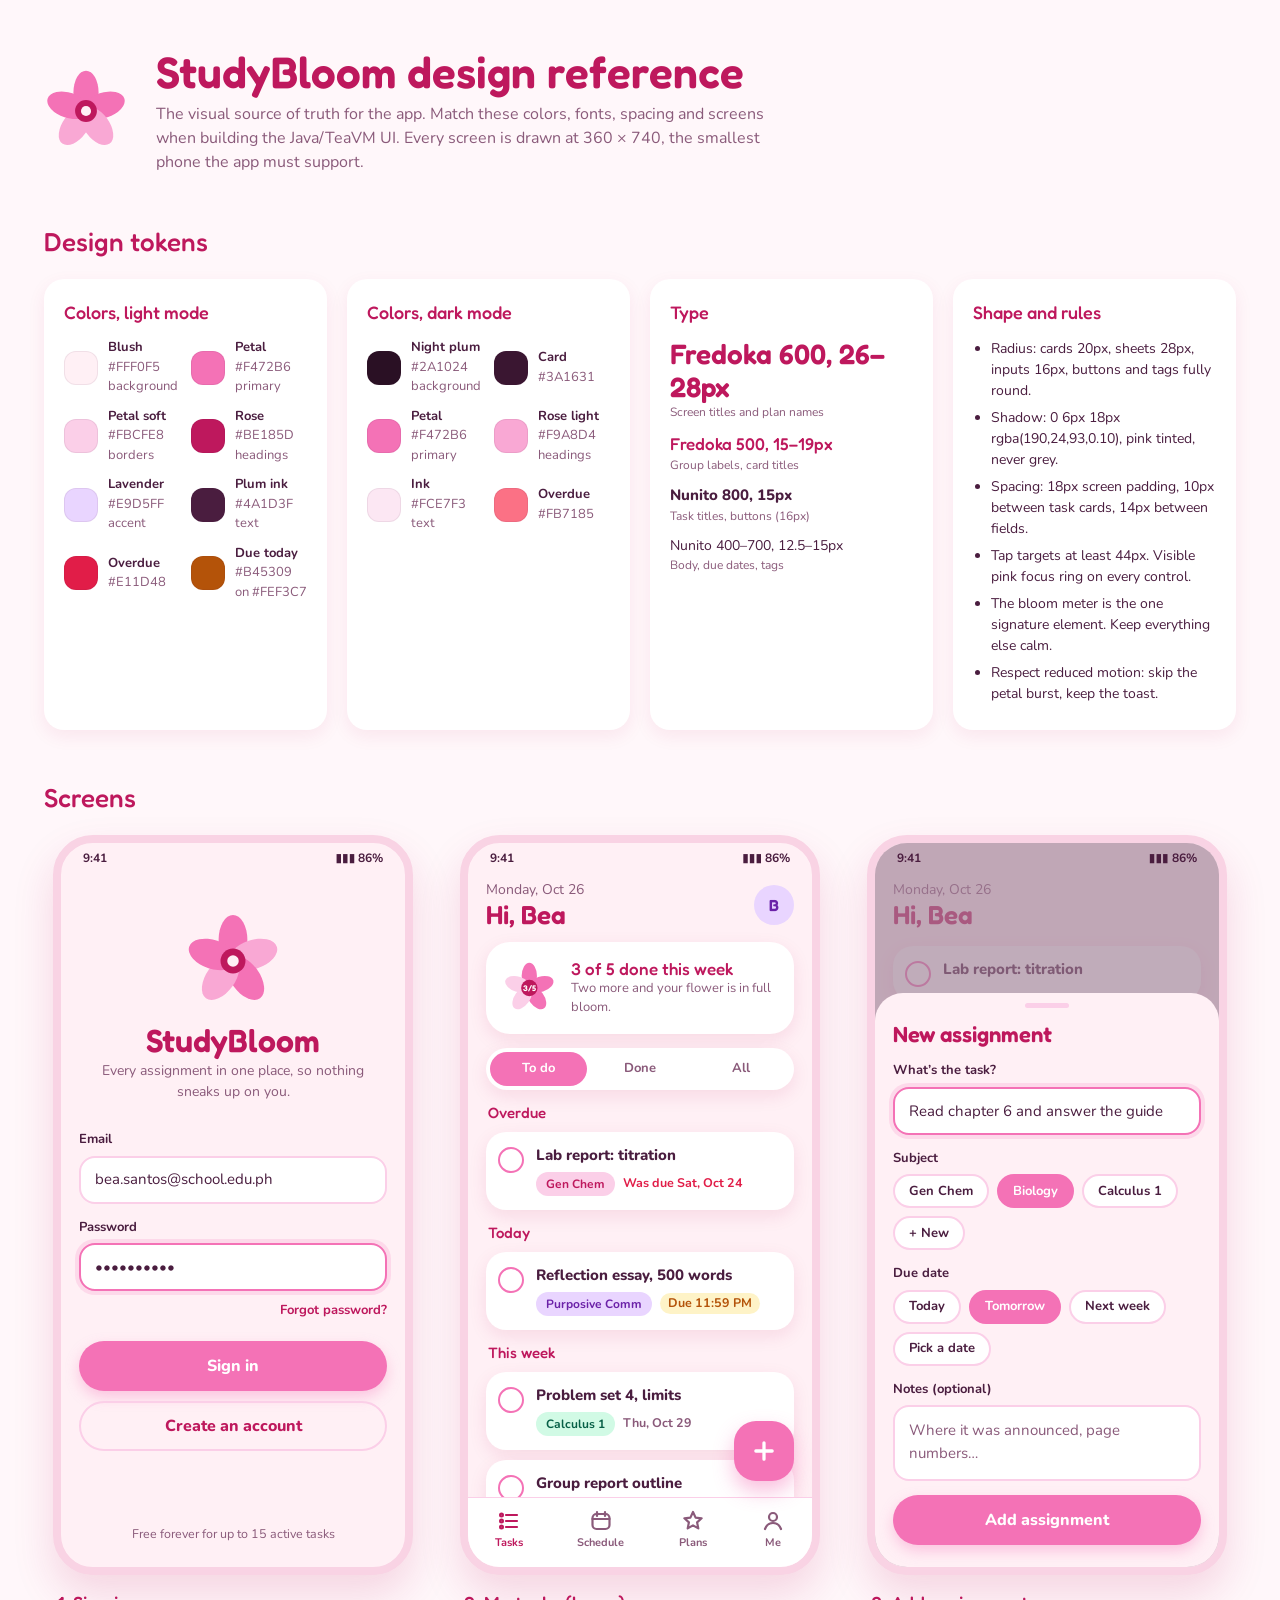
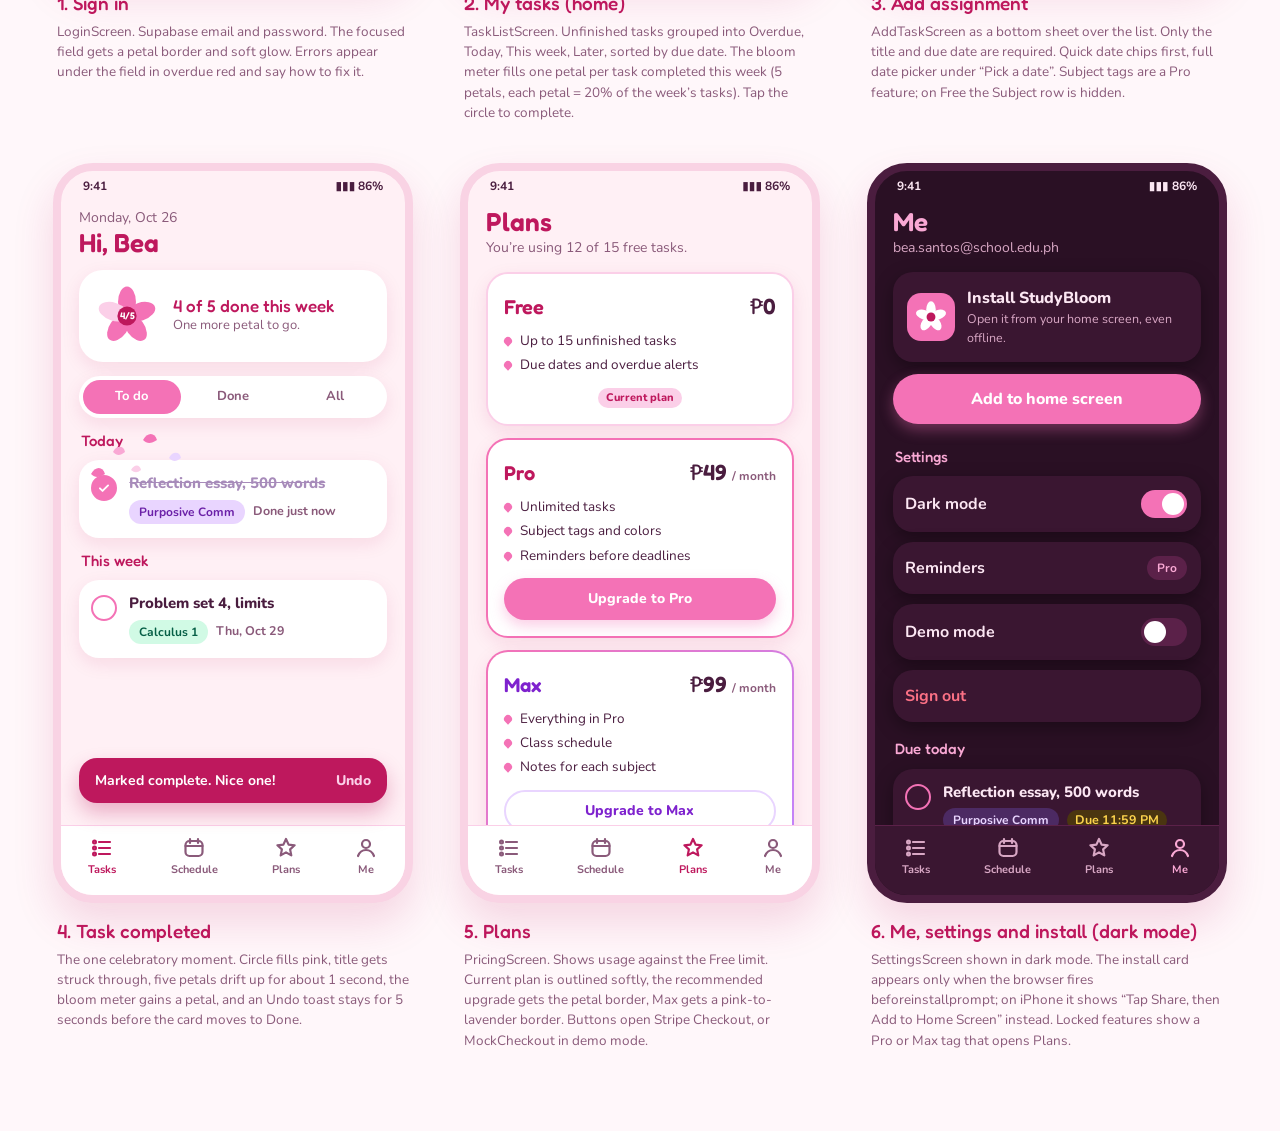
<file: design/studybloom-design-reference.html>
<!DOCTYPE html>
<html lang="en">
<head>
<meta charset="UTF-8">
<meta name="viewport" content="width=device-width, initial-scale=1, viewport-fit=cover">
<title>StudyBloom – Design reference</title>
<link rel="preconnect" href="https://fonts.googleapis.com">
<link href="https://fonts.googleapis.com/css2?family=Fredoka:wght@400;500;600&family=Nunito:wght@400;600;700;800&display=swap" rel="stylesheet">
<style>
/* =========================================================
   STUDYBLOOM DESIGN TOKENS  (copy these into the real app)
   ========================================================= */
:root {
  --blush: #FFF0F5;        /* app background */
  --petal: #F472B6;        /* primary pink: buttons, active states, bloom */
  --petal-soft: #FBCFE8;   /* unfilled petals, input borders, tag bg */
  --rose: #BE185D;         /* headings, primary button text on white, links */
  --lavender: #E9D5FF;     /* accent: Max plan, secondary tags */
  --card: #FFFFFF;         /* cards and sheets */
  --ink: #4A1D3F;          /* body text (plum, never pure black) */
  --ink-soft: #8A5A7A;     /* secondary text */
  --overdue: #E11D48;      /* overdue */
  --today: #B45309;        /* due today (amber, AA on white) */
  --today-bg: #FEF3C7;
  --done: #A78BBA;         /* completed text */
  --shadow: 0 6px 18px rgba(190, 24, 93, 0.10);
  --r-card: 20px;
  --r-pill: 999px;
  --r-sheet: 28px;
  --font-display: "Fredoka", "Nunito", system-ui, sans-serif;
  --font-body: "Nunito", system-ui, -apple-system, "Segoe UI", sans-serif;

  /* reference page only */
  --page: #FFF7FA;
  --page-ink: #4A1D3F;
}
.dark {
  --blush: #2A1024;
  --petal: #F472B6;
  --petal-soft: #5B2149;
  --rose: #F9A8D4;
  --lavender: #4C2A63;
  --card: #3A1631;
  --ink: #FCE7F3;
  --ink-soft: #D8A7C4;
  --overdue: #FB7185;
  --today: #FCD34D;
  --today-bg: #4A3510;
  --done: #A27E98;
  --shadow: 0 6px 18px rgba(0, 0, 0, 0.35);
}

* { box-sizing: border-box; margin: 0; padding: 0; }
:root { padding-top: env(safe-area-inset-top, 0px); padding-bottom: env(safe-area-inset-bottom, 0px); }
body { font-family: var(--font-body); color: var(--page-ink); background: var(--page); line-height: 1.5; }

/* ---------- reference page layout ---------- */
.doc { max-width: 1240px; margin: 0 auto; padding: 48px 24px 80px; }
.doc-head { display: flex; gap: 28px; align-items: center; flex-wrap: wrap; margin-bottom: 40px; }
.doc-head h1 { font-family: var(--font-display); font-weight: 600; font-size: 44px; color: #BE185D; line-height: 1.1; }
.doc-head p { max-width: 62ch; color: #8A5A7A; font-size: 16px; margin-top: 6px; }
h2.sec { font-family: var(--font-display); font-weight: 500; font-size: 26px; color: #BE185D; margin: 48px 0 18px; }

.tokens { display: grid; grid-template-columns: repeat(auto-fit, minmax(260px, 1fr)); gap: 20px; }
.tok { background: #fff; border-radius: 20px; padding: 20px; box-shadow: 0 6px 18px rgba(190,24,93,.08); }
.tok h3 { font-family: var(--font-display); font-weight: 500; font-size: 18px; margin-bottom: 12px; color: #BE185D; }
.swatches { display: grid; grid-template-columns: repeat(2, 1fr); gap: 10px; }
.sw { display: flex; gap: 10px; align-items: center; font-size: 13px; }
.sw i { width: 34px; height: 34px; border-radius: 12px; flex: none; border: 1px solid rgba(74,29,63,.08); }
.sw b { display: block; font-weight: 700; }
.sw span { color: #8A5A7A; font-variant-numeric: tabular-nums; }
.type-row { margin-bottom: 10px; }
.type-row small { color: #8A5A7A; font-size: 12px; display: block; }
.rules { font-size: 14px; padding-left: 18px; }
.rules li { margin-bottom: 6px; }

.screens { display: grid; grid-template-columns: repeat(auto-fit, minmax(360px, 1fr)); gap: 40px 28px; justify-items: center; }
.screen-wrap { width: 360px; }
.screen-wrap h3 { font-family: var(--font-display); font-weight: 500; font-size: 19px; color: #BE185D; margin: 14px 4px 4px; }
.screen-wrap p.note { font-size: 13.5px; color: #8A5A7A; margin: 0 4px; }

/* ---------- phone frame ---------- */
.phone {
  width: 360px; height: 740px; border-radius: 40px; overflow: hidden; position: relative;
  background: var(--blush); color: var(--ink); border: 8px solid #F9D3E4;
  box-shadow: 0 20px 40px rgba(190,24,93,.15); display: flex; flex-direction: column;
}
.phone.dark { border-color: #4B1D3F; }
.status { height: 30px; display: flex; justify-content: space-between; align-items: center; padding: 0 22px; font-size: 12px; font-weight: 700; color: var(--ink); flex: none; }
.body { flex: 1; overflow: hidden; padding: 6px 18px 0; position: relative; }

/* ---------- components ---------- */
.h-title { font-family: var(--font-display); font-weight: 600; font-size: 26px; color: var(--rose); line-height: 1.15; }
.h-sub { font-size: 14px; color: var(--ink-soft); }
.btn { display: flex; align-items: center; justify-content: center; gap: 8px; height: 50px; border-radius: var(--r-pill); border: 0; font-family: var(--font-body); font-weight: 800; font-size: 16px; width: 100%; cursor: pointer; }
.btn-primary { background: var(--petal); color: #fff; box-shadow: 0 6px 14px rgba(244,114,182,.35); }
.btn-ghost { background: transparent; color: var(--rose); border: 2px solid var(--petal-soft); }
.btn-primary:focus-visible, .btn-ghost:focus-visible { outline: 3px solid var(--rose); outline-offset: 3px; }
.field { margin-bottom: 14px; }
.field label { display: block; font-weight: 700; font-size: 13px; margin-bottom: 6px; color: var(--ink); }
.input { height: 48px; border-radius: 16px; background: var(--card); border: 2px solid var(--petal-soft); padding: 0 14px; display: flex; align-items: center; font-size: 15px; color: var(--ink); }
.input.focus { border-color: var(--petal); box-shadow: 0 0 0 4px rgba(244,114,182,.18); }
.input.placeholder { color: var(--ink-soft); }
.input.area { height: 76px; align-items: flex-start; padding-top: 12px; }

.tag { display: inline-flex; align-items: center; height: 24px; padding: 0 10px; border-radius: var(--r-pill); font-size: 12px; font-weight: 700; background: var(--petal-soft); color: var(--rose); }
.tag.lav { background: var(--lavender); color: #6B21A8; }
.dark .tag.lav { color: #E9D5FF; }
.tag.mint { background: #D1FAE5; color: #065F46; }
.tag.peach { background: #FFE4D6; color: #9A3412; }
.dark .tag.mint { background: #134E3A; color: #A7F3D0; }
.dark .tag.peach { background: #5A2A16; color: #FED7AA; }

.task { background: var(--card); border-radius: var(--r-card); padding: 14px 14px 14px 12px; display: flex; gap: 12px; align-items: flex-start; box-shadow: var(--shadow); margin-bottom: 10px; }
.check { width: 26px; height: 26px; border-radius: 50%; border: 2.5px solid var(--petal); flex: none; margin-top: 1px; display: grid; place-items: center; }
.check.on { background: var(--petal); }
.task .t { font-weight: 800; font-size: 15px; line-height: 1.3; }
.task .meta { display: flex; gap: 8px; align-items: center; margin-top: 6px; flex-wrap: wrap; }
.due { font-size: 12.5px; font-weight: 700; color: var(--ink-soft); }
.due.over { color: var(--overdue); }
.due.today { color: var(--today); background: var(--today-bg); padding: 1px 8px; border-radius: var(--r-pill); }
.task.done .t { color: var(--done); text-decoration: line-through; }

.seg { display: flex; background: var(--card); border-radius: var(--r-pill); padding: 4px; gap: 4px; box-shadow: var(--shadow); margin: 14px 0 12px; }
.seg span { flex: 1; text-align: center; padding: 7px 0; border-radius: var(--r-pill); font-size: 13px; font-weight: 700; color: var(--ink-soft); }
.seg span.on { background: var(--petal); color: #fff; }

.group-label { font-family: var(--font-display); font-weight: 500; font-size: 15px; color: var(--rose); margin: 12px 2px 8px; }

.fab { position: absolute; right: 18px; bottom: 86px; width: 60px; height: 60px; border-radius: 22px; background: var(--petal); display: grid; place-items: center; box-shadow: 0 10px 20px rgba(244,114,182,.45); }
.nav { height: 70px; background: var(--card); display: flex; justify-content: space-around; align-items: center; flex: none; border-top: 1px solid var(--petal-soft); padding-bottom: 6px; }
.nav div { display: flex; flex-direction: column; align-items: center; gap: 2px; font-size: 11px; font-weight: 700; color: var(--ink-soft); }
.nav div.on { color: var(--rose); }
.nav svg { width: 24px; height: 24px; }

/* bloom meter: the signature element */
.bloom-card { background: var(--card); border-radius: 24px; padding: 14px 16px; display: flex; gap: 14px; align-items: center; box-shadow: var(--shadow); }
.bloom-card .bt { font-family: var(--font-display); font-weight: 500; font-size: 17px; color: var(--rose); line-height: 1.2; }
.bloom-card .bs { font-size: 13px; color: var(--ink-soft); }

/* sheet */
.scrim { position: absolute; inset: 0; background: rgba(74,29,63,.35); }
.sheet { position: absolute; left: 0; right: 0; bottom: 0; background: var(--blush); border-radius: var(--r-sheet) var(--r-sheet) 0 0; padding: 10px 18px 22px; }
.grab { width: 44px; height: 5px; border-radius: 3px; background: var(--petal-soft); margin: 0 auto 14px; }
.chips { display: flex; gap: 8px; flex-wrap: wrap; }
.chip { height: 34px; padding: 0 14px; border-radius: var(--r-pill); display: inline-flex; align-items: center; font-size: 13px; font-weight: 700; background: var(--card); border: 2px solid var(--petal-soft); color: var(--ink); }
.chip.on { background: var(--petal); border-color: var(--petal); color: #fff; }

/* plans */
.plan { background: var(--card); border-radius: 22px; padding: 16px; margin-bottom: 12px; box-shadow: var(--shadow); border: 2px solid transparent; }
.plan.current { border-color: var(--petal-soft); }
.plan.pick { border-color: var(--petal); }
.plan.max { background: linear-gradient(var(--card), var(--card)) padding-box, linear-gradient(135deg, #F472B6, #C084FC) border-box; border: 2px solid transparent; }
.plan-top { display: flex; justify-content: space-between; align-items: baseline; }
.plan-name { font-family: var(--font-display); font-weight: 600; font-size: 20px; color: var(--rose); }
.price { font-family: var(--font-display); font-weight: 600; font-size: 22px; color: var(--ink); }
.price small { font-family: var(--font-body); font-size: 12px; font-weight: 700; color: var(--ink-soft); }
.plan ul { list-style: none; margin: 8px 0 12px; font-size: 13.5px; }
.plan li { display: flex; gap: 8px; align-items: flex-start; margin-bottom: 4px; }
.plan li::before { content: ""; width: 8px; height: 8px; border-radius: 50% 50% 50% 0; background: var(--petal); transform: rotate(-45deg); margin-top: 6px; flex: none; }
.plan .btn { height: 42px; font-size: 14px; }
.badge { font-size: 11px; font-weight: 800; padding: 2px 8px; border-radius: var(--r-pill); background: var(--petal-soft); color: var(--rose); }

/* toast + petals */
.toast { position: absolute; left: 18px; right: 18px; bottom: 92px; background: var(--rose); color: #fff; border-radius: 18px; padding: 12px 16px; display: flex; justify-content: space-between; align-items: center; font-weight: 700; font-size: 14px; box-shadow: 0 10px 20px rgba(190,24,93,.3); }
.toast u { text-decoration: none; color: #FBCFE8; font-weight: 800; }
.petal-burst { position: absolute; pointer-events: none; }

.install { background: var(--card); border-radius: 20px; padding: 14px; display: flex; gap: 12px; align-items: center; box-shadow: var(--shadow); margin-bottom: 12px; }
.app-icon { width: 48px; height: 48px; border-radius: 14px; background: var(--petal); display: grid; place-items: center; flex: none; }

@media (prefers-reduced-motion: no-preference) {
  .burst-anim path { animation: drift 1.8s ease-out infinite; transform-origin: 50% 50%; }
  @keyframes drift { 0% { opacity: 0; transform: translateY(8px) scale(.6); } 30% { opacity: 1; } 100% { opacity: 0; transform: translateY(-18px) scale(1); } }
}
@media (max-width: 420px) {
  .screen-wrap { width: 100%; }
  .phone { width: 100%; }
}
</style>
</head>
<body>
<div class="doc">

  <header class="doc-head">
    <svg width="84" height="84" viewBox="0 0 100 100" aria-hidden="true">
      <g transform="translate(50 50)">
        <ellipse rx="15" ry="26" cy="-22" fill="#F472B6"/>
        <ellipse rx="15" ry="26" cy="-22" fill="#F472B6" transform="rotate(72)"/>
        <ellipse rx="15" ry="26" cy="-22" fill="#F9A8D4" transform="rotate(144)"/>
        <ellipse rx="15" ry="26" cy="-22" fill="#F9A8D4" transform="rotate(216)"/>
        <ellipse rx="15" ry="26" cy="-22" fill="#F472B6" transform="rotate(288)"/>
        <circle r="13" fill="#BE185D"/>
        <circle r="6" fill="#FFF0F5"/>
      </g>
    </svg>
    <div>
      <h1>StudyBloom design reference</h1>
      <p>The visual source of truth for the app. Match these colors, fonts, spacing and screens when building the Java/TeaVM UI. Every screen is drawn at 360 × 740, the smallest phone the app must support.</p>
    </div>
  </header>

  <h2 class="sec">Design tokens</h2>
  <div class="tokens">
    <div class="tok">
      <h3>Colors, light mode</h3>
      <div class="swatches">
        <div class="sw"><i style="background:#FFF0F5"></i><div><b>Blush</b><span>#FFF0F5 background</span></div></div>
        <div class="sw"><i style="background:#F472B6"></i><div><b>Petal</b><span>#F472B6 primary</span></div></div>
        <div class="sw"><i style="background:#FBCFE8"></i><div><b>Petal soft</b><span>#FBCFE8 borders</span></div></div>
        <div class="sw"><i style="background:#BE185D"></i><div><b>Rose</b><span>#BE185D headings</span></div></div>
        <div class="sw"><i style="background:#E9D5FF"></i><div><b>Lavender</b><span>#E9D5FF accent</span></div></div>
        <div class="sw"><i style="background:#4A1D3F"></i><div><b>Plum ink</b><span>#4A1D3F text</span></div></div>
        <div class="sw"><i style="background:#E11D48"></i><div><b>Overdue</b><span>#E11D48</span></div></div>
        <div class="sw"><i style="background:#B45309"></i><div><b>Due today</b><span>#B45309 on #FEF3C7</span></div></div>
      </div>
    </div>
    <div class="tok">
      <h3>Colors, dark mode</h3>
      <div class="swatches">
        <div class="sw"><i style="background:#2A1024"></i><div><b>Night plum</b><span>#2A1024 background</span></div></div>
        <div class="sw"><i style="background:#3A1631"></i><div><b>Card</b><span>#3A1631</span></div></div>
        <div class="sw"><i style="background:#F472B6"></i><div><b>Petal</b><span>#F472B6 primary</span></div></div>
        <div class="sw"><i style="background:#F9A8D4"></i><div><b>Rose light</b><span>#F9A8D4 headings</span></div></div>
        <div class="sw"><i style="background:#FCE7F3"></i><div><b>Ink</b><span>#FCE7F3 text</span></div></div>
        <div class="sw"><i style="background:#FB7185"></i><div><b>Overdue</b><span>#FB7185</span></div></div>
      </div>
    </div>
    <div class="tok">
      <h3>Type</h3>
      <div class="type-row"><div style="font-family:var(--font-display);font-weight:600;font-size:28px;color:#BE185D;line-height:1.15">Fredoka 600, 26–28px</div><small>Screen titles and plan names</small></div>
      <div class="type-row"><div style="font-family:var(--font-display);font-weight:500;font-size:17px;color:#BE185D">Fredoka 500, 15–19px</div><small>Group labels, card titles</small></div>
      <div class="type-row"><div style="font-weight:800;font-size:15px">Nunito 800, 15px</div><small>Task titles, buttons (16px)</small></div>
      <div class="type-row"><div style="font-size:14px">Nunito 400–700, 12.5–15px</div><small>Body, due dates, tags</small></div>
    </div>
    <div class="tok">
      <h3>Shape and rules</h3>
      <ul class="rules">
        <li>Radius: cards 20px, sheets 28px, inputs 16px, buttons and tags fully round.</li>
        <li>Shadow: 0 6px 18px rgba(190,24,93,0.10), pink tinted, never grey.</li>
        <li>Spacing: 18px screen padding, 10px between task cards, 14px between fields.</li>
        <li>Tap targets at least 44px. Visible pink focus ring on every control.</li>
        <li>The bloom meter is the one signature element. Keep everything else calm.</li>
        <li>Respect reduced motion: skip the petal burst, keep the toast.</li>
      </ul>
    </div>
  </div>

  <h2 class="sec">Screens</h2>
  <div class="screens">

    <!-- 1. SIGN IN -->
    <div class="screen-wrap">
      <div class="phone">
        <div class="status"><span>9:41</span><span>▮▮▮ 86%</span></div>
        <div class="body" style="display:flex;flex-direction:column;padding-top:40px">
          <svg width="96" height="96" viewBox="0 0 100 100" style="margin:0 auto" aria-hidden="true">
            <g transform="translate(50 50)">
              <ellipse rx="15" ry="26" cy="-22" fill="#F472B6"/>
              <ellipse rx="15" ry="26" cy="-22" fill="#F9A8D4" transform="rotate(72)"/>
              <ellipse rx="15" ry="26" cy="-22" fill="#F472B6" transform="rotate(144)"/>
              <ellipse rx="15" ry="26" cy="-22" fill="#F9A8D4" transform="rotate(216)"/>
              <ellipse rx="15" ry="26" cy="-22" fill="#F472B6" transform="rotate(288)"/>
              <circle r="13" fill="#BE185D"/><circle r="6" fill="#FFF0F5"/>
            </g>
          </svg>
          <div style="text-align:center;margin:14px 0 28px">
            <div class="h-title" style="font-size:32px">StudyBloom</div>
            <div class="h-sub">Every assignment in one place, so nothing sneaks up on you.</div>
          </div>
          <div class="field"><label>Email</label><div class="input">bea.santos@school.edu.ph</div></div>
          <div class="field"><label>Password</label><div class="input focus">••••••••••</div></div>
          <div style="text-align:right;font-size:13px;font-weight:700;color:var(--rose);margin:-4px 0 20px">Forgot password?</div>
          <button class="btn btn-primary">Sign in</button>
          <div style="height:10px"></div>
          <button class="btn btn-ghost">Create an account</button>
          <div style="margin-top:auto;padding-bottom:24px;text-align:center;font-size:12.5px;color:var(--ink-soft)">Free forever for up to 15 active tasks</div>
        </div>
      </div>
      <h3>1. Sign in</h3>
      <p class="note">LoginScreen. Supabase email and password. The focused field gets a petal border and soft glow. Errors appear under the field in overdue red and say how to fix it.</p>
    </div>

    <!-- 2. TASK LIST -->
    <div class="screen-wrap">
      <div class="phone">
        <div class="status"><span>9:41</span><span>▮▮▮ 86%</span></div>
        <div class="body">
          <div style="display:flex;justify-content:space-between;align-items:center;margin-bottom:12px">
            <div><div class="h-sub">Monday, Oct 26</div><div class="h-title">Hi, Bea</div></div>
            <div style="width:40px;height:40px;border-radius:50%;background:var(--lavender);display:grid;place-items:center;font-family:var(--font-display);font-weight:600;color:#6B21A8">B</div>
          </div>

          <div class="bloom-card">
            <svg width="64" height="64" viewBox="0 0 100 100" aria-label="3 of 5 done this week">
              <g transform="translate(50 50)">
                <ellipse rx="14" ry="24" cy="-22" fill="#F472B6"/>
                <ellipse rx="14" ry="24" cy="-22" fill="#F472B6" transform="rotate(72)"/>
                <ellipse rx="14" ry="24" cy="-22" fill="#F472B6" transform="rotate(144)"/>
                <ellipse rx="14" ry="24" cy="-22" fill="var(--petal-soft)" transform="rotate(216)"/>
                <ellipse rx="14" ry="24" cy="-22" fill="var(--petal-soft)" transform="rotate(288)"/>
                <circle r="15" fill="#BE185D"/>
                <text y="5" text-anchor="middle" font-family="Fredoka, sans-serif" font-weight="600" font-size="15" fill="#fff">3/5</text>
              </g>
            </svg>
            <div><div class="bt">3 of 5 done this week</div><div class="bs">Two more and your flower is in full bloom.</div></div>
          </div>

          <div class="seg"><span class="on">To do</span><span>Done</span><span>All</span></div>

          <div class="group-label">Overdue</div>
          <div class="task">
            <div class="check"></div>
            <div><div class="t">Lab report: titration</div>
              <div class="meta"><span class="tag">Gen Chem</span><span class="due over">Was due Sat, Oct 24</span></div></div>
          </div>

          <div class="group-label">Today</div>
          <div class="task">
            <div class="check"></div>
            <div><div class="t">Reflection essay, 500 words</div>
              <div class="meta"><span class="tag lav">Purposive Comm</span><span class="due today">Due 11:59 PM</span></div></div>
          </div>

          <div class="group-label">This week</div>
          <div class="task">
            <div class="check"></div>
            <div><div class="t">Problem set 4, limits</div>
              <div class="meta"><span class="tag mint">Calculus 1</span><span class="due">Thu, Oct 29</span></div></div>
          </div>
          <div class="task">
            <div class="check"></div>
            <div><div class="t">Group report outline</div>
              <div class="meta"><span class="tag peach">Filipino</span><span class="due">Fri, Oct 30</span></div></div>
          </div>
        </div>
        <div class="fab" aria-label="Add assignment"><svg width="28" height="28" viewBox="0 0 24 24"><path d="M12 5v14M5 12h14" stroke="#fff" stroke-width="2.8" stroke-linecap="round"/></svg></div>
        <nav class="nav">
          <div class="on"><svg viewBox="0 0 24 24" fill="none" stroke="currentColor" stroke-width="2.2" stroke-linecap="round" stroke-linejoin="round"><path d="M9 6h11M9 12h11M9 18h11"/><circle cx="4.5" cy="6" r="1.4"/><circle cx="4.5" cy="12" r="1.4"/><circle cx="4.5" cy="18" r="1.4"/></svg>Tasks</div>
          <div><svg viewBox="0 0 24 24" fill="none" stroke="currentColor" stroke-width="2.2" stroke-linecap="round" stroke-linejoin="round"><rect x="3.5" y="5" width="17" height="15" rx="4"/><path d="M3.5 10h17M8 3v4M16 3v4"/></svg>Schedule</div>
          <div><svg viewBox="0 0 24 24" fill="none" stroke="currentColor" stroke-width="2.2" stroke-linecap="round" stroke-linejoin="round"><path d="M12 3l2.6 5.6 6 .7-4.5 4.1 1.2 6L12 16.4 6.7 19.4l1.2-6L3.4 9.3l6-.7z"/></svg>Plans</div>
          <div><svg viewBox="0 0 24 24" fill="none" stroke="currentColor" stroke-width="2.2" stroke-linecap="round" stroke-linejoin="round"><circle cx="12" cy="8" r="4"/><path d="M4 20c1.5-4 4.5-6 8-6s6.5 2 8 6"/></svg>Me</div>
        </nav>
      </div>
      <h3>2. My tasks (home)</h3>
      <p class="note">TaskListScreen. Unfinished tasks grouped into Overdue, Today, This week, Later, sorted by due date. The bloom meter fills one petal per task completed this week (5 petals, each petal = 20% of the week’s tasks). Tap the circle to complete.</p>
    </div>

    <!-- 3. ADD ASSIGNMENT -->
    <div class="screen-wrap">
      <div class="phone">
        <div class="status"><span>9:41</span><span>▮▮▮ 86%</span></div>
        <div class="body" style="opacity:.55">
          <div class="h-sub">Monday, Oct 26</div><div class="h-title">Hi, Bea</div>
          <div class="task" style="margin-top:16px"><div class="check"></div><div><div class="t">Lab report: titration</div></div></div>
          <div class="task"><div class="check"></div><div><div class="t">Reflection essay, 500 words</div></div></div>
        </div>
        <div class="scrim"></div>
        <div class="sheet">
          <div class="grab"></div>
          <div class="h-title" style="font-size:22px;margin-bottom:14px">New assignment</div>
          <div class="field"><label>What’s the task?</label><div class="input focus">Read chapter 6 and answer the guide</div></div>
          <div class="field"><label>Subject</label>
            <div class="chips"><span class="chip">Gen Chem</span><span class="chip on">Biology</span><span class="chip">Calculus 1</span><span class="chip">+ New</span></div>
          </div>
          <div class="field"><label>Due date</label>
            <div class="chips"><span class="chip">Today</span><span class="chip on">Tomorrow</span><span class="chip">Next week</span><span class="chip">Pick a date</span></div>
          </div>
          <div class="field"><label>Notes (optional)</label><div class="input area placeholder">Where it was announced, page numbers…</div></div>
          <button class="btn btn-primary">Add assignment</button>
        </div>
      </div>
      <h3>3. Add assignment</h3>
      <p class="note">AddTaskScreen as a bottom sheet over the list. Only the title and due date are required. Quick date chips first, full date picker under “Pick a date”. Subject tags are a Pro feature; on Free the Subject row is hidden.</p>
    </div>

    <!-- 4. TASK COMPLETED -->
    <div class="screen-wrap">
      <div class="phone">
        <div class="status"><span>9:41</span><span>▮▮▮ 86%</span></div>
        <div class="body">
          <div class="h-sub">Monday, Oct 26</div><div class="h-title" style="margin-bottom:12px">Hi, Bea</div>
          <div class="bloom-card">
            <svg width="64" height="64" viewBox="0 0 100 100" aria-label="4 of 5 done this week">
              <g transform="translate(50 50)">
                <ellipse rx="14" ry="24" cy="-22" fill="#F472B6"/>
                <ellipse rx="14" ry="24" cy="-22" fill="#F472B6" transform="rotate(72)"/>
                <ellipse rx="14" ry="24" cy="-22" fill="#F472B6" transform="rotate(144)"/>
                <ellipse rx="14" ry="24" cy="-22" fill="#F472B6" transform="rotate(216)"/>
                <ellipse rx="14" ry="24" cy="-22" fill="var(--petal-soft)" transform="rotate(288)"/>
                <circle r="15" fill="#BE185D"/>
                <text y="5" text-anchor="middle" font-family="Fredoka, sans-serif" font-weight="600" font-size="15" fill="#fff">4/5</text>
              </g>
            </svg>
            <div><div class="bt">4 of 5 done this week</div><div class="bs">One more petal to go.</div></div>
          </div>
          <div class="seg"><span class="on">To do</span><span>Done</span><span>All</span></div>
          <div class="group-label">Today</div>
          <div class="task done" style="position:relative">
            <div class="check on"><svg width="14" height="14" viewBox="0 0 24 24"><path d="M5 12.5l4.5 4.5L19 7.5" stroke="#fff" stroke-width="3.2" fill="none" stroke-linecap="round" stroke-linejoin="round"/></svg></div>
            <div><div class="t">Reflection essay, 500 words</div>
              <div class="meta"><span class="tag lav">Purposive Comm</span><span class="due">Done just now</span></div></div>
            <svg class="petal-burst burst-anim" width="120" height="70" viewBox="0 0 120 70" style="left:-6px;top:-36px" aria-hidden="true">
              <path d="M18 50c4-8 12-8 14 0-6 4-10 4-14 0z" fill="#F472B6"/>
              <path d="M40 28c3-7 11-7 12 0-5 4-8 4-12 0z" fill="#F9A8D4"/>
              <path d="M70 16c4-8 12-8 14 0-6 4-10 4-14 0z" fill="#F472B6"/>
              <path d="M96 34c3-7 11-7 12 0-5 4-8 4-12 0z" fill="#E9D5FF"/>
              <path d="M58 46c3-6 9-6 10 0-4 3-6 3-10 0z" fill="#FBCFE8"/>
            </svg>
          </div>
          <div class="group-label">This week</div>
          <div class="task"><div class="check"></div><div><div class="t">Problem set 4, limits</div><div class="meta"><span class="tag mint">Calculus 1</span><span class="due">Thu, Oct 29</span></div></div></div>
        </div>
        <div class="toast"><span>Marked complete. Nice one!</span><u>Undo</u></div>
        <nav class="nav">
          <div class="on"><svg viewBox="0 0 24 24" fill="none" stroke="currentColor" stroke-width="2.2" stroke-linecap="round"><path d="M9 6h11M9 12h11M9 18h11"/><circle cx="4.5" cy="6" r="1.4"/><circle cx="4.5" cy="12" r="1.4"/><circle cx="4.5" cy="18" r="1.4"/></svg>Tasks</div>
          <div><svg viewBox="0 0 24 24" fill="none" stroke="currentColor" stroke-width="2.2" stroke-linecap="round"><rect x="3.5" y="5" width="17" height="15" rx="4"/><path d="M3.5 10h17M8 3v4M16 3v4"/></svg>Schedule</div>
          <div><svg viewBox="0 0 24 24" fill="none" stroke="currentColor" stroke-width="2.2" stroke-linejoin="round"><path d="M12 3l2.6 5.6 6 .7-4.5 4.1 1.2 6L12 16.4 6.7 19.4l1.2-6L3.4 9.3l6-.7z"/></svg>Plans</div>
          <div><svg viewBox="0 0 24 24" fill="none" stroke="currentColor" stroke-width="2.2" stroke-linecap="round"><circle cx="12" cy="8" r="4"/><path d="M4 20c1.5-4 4.5-6 8-6s6.5 2 8 6"/></svg>Me</div>
        </nav>
      </div>
      <h3>4. Task completed</h3>
      <p class="note">The one celebratory moment. Circle fills pink, title gets struck through, five petals drift up for about 1 second, the bloom meter gains a petal, and an Undo toast stays for 5 seconds before the card moves to Done.</p>
    </div>

    <!-- 5. PLANS -->
    <div class="screen-wrap">
      <div class="phone">
        <div class="status"><span>9:41</span><span>▮▮▮ 86%</span></div>
        <div class="body">
          <div class="h-title">Plans</div>
          <div class="h-sub" style="margin-bottom:14px">You’re using 12 of 15 free tasks.</div>

          <div class="plan current">
            <div class="plan-top"><div class="plan-name">Free</div><div class="price">₱0</div></div>
            <ul><li>Up to 15 unfinished tasks</li><li>Due dates and overdue alerts</li></ul>
            <div style="display:flex;justify-content:center"><span class="badge">Current plan</span></div>
          </div>

          <div class="plan pick">
            <div class="plan-top"><div class="plan-name">Pro</div><div class="price">₱49 <small>/ month</small></div></div>
            <ul><li>Unlimited tasks</li><li>Subject tags and colors</li><li>Reminders before deadlines</li></ul>
            <button class="btn btn-primary">Upgrade to Pro</button>
          </div>

          <div class="plan max">
            <div class="plan-top"><div class="plan-name" style="color:#7E22CE">Max</div><div class="price">₱99 <small>/ month</small></div></div>
            <ul><li>Everything in Pro</li><li>Class schedule</li><li>Notes for each subject</li></ul>
            <button class="btn btn-ghost" style="border-color:#E9D5FF;color:#7E22CE">Upgrade to Max</button>
          </div>
        </div>
        <nav class="nav">
          <div><svg viewBox="0 0 24 24" fill="none" stroke="currentColor" stroke-width="2.2" stroke-linecap="round"><path d="M9 6h11M9 12h11M9 18h11"/><circle cx="4.5" cy="6" r="1.4"/><circle cx="4.5" cy="12" r="1.4"/><circle cx="4.5" cy="18" r="1.4"/></svg>Tasks</div>
          <div><svg viewBox="0 0 24 24" fill="none" stroke="currentColor" stroke-width="2.2" stroke-linecap="round"><rect x="3.5" y="5" width="17" height="15" rx="4"/><path d="M3.5 10h17M8 3v4M16 3v4"/></svg>Schedule</div>
          <div class="on"><svg viewBox="0 0 24 24" fill="none" stroke="currentColor" stroke-width="2.2" stroke-linejoin="round"><path d="M12 3l2.6 5.6 6 .7-4.5 4.1 1.2 6L12 16.4 6.7 19.4l1.2-6L3.4 9.3l6-.7z"/></svg>Plans</div>
          <div><svg viewBox="0 0 24 24" fill="none" stroke="currentColor" stroke-width="2.2" stroke-linecap="round"><circle cx="12" cy="8" r="4"/><path d="M4 20c1.5-4 4.5-6 8-6s6.5 2 8 6"/></svg>Me</div>
        </nav>
      </div>
      <h3>5. Plans</h3>
      <p class="note">PricingScreen. Shows usage against the Free limit. Current plan is outlined softly, the recommended upgrade gets the petal border, Max gets a pink-to-lavender border. Buttons open Stripe Checkout, or MockCheckout in demo mode.</p>
    </div>

    <!-- 6. DARK MODE + INSTALL -->
    <div class="screen-wrap">
      <div class="phone dark">
        <div class="status"><span>9:41</span><span>▮▮▮ 86%</span></div>
        <div class="body">
          <div class="h-title">Me</div>
          <div class="h-sub" style="margin-bottom:14px">bea.santos@school.edu.ph</div>

          <div class="install">
            <div class="app-icon">
              <svg width="34" height="34" viewBox="0 0 100 100" aria-hidden="true"><g transform="translate(50 50)">
                <ellipse rx="14" ry="24" cy="-22" fill="#fff"/><ellipse rx="14" ry="24" cy="-22" fill="#fff" transform="rotate(72)"/><ellipse rx="14" ry="24" cy="-22" fill="#fff" transform="rotate(144)"/><ellipse rx="14" ry="24" cy="-22" fill="#fff" transform="rotate(216)"/><ellipse rx="14" ry="24" cy="-22" fill="#fff" transform="rotate(288)"/><circle r="13" fill="#BE185D"/></g></svg>
            </div>
            <div style="flex:1"><div style="font-weight:800">Install StudyBloom</div><div class="h-sub" style="font-size:12.5px">Open it from your home screen, even offline.</div></div>
          </div>
          <button class="btn btn-primary" style="margin-bottom:22px">Add to home screen</button>

          <div class="group-label">Settings</div>
          <div class="task" style="justify-content:space-between;align-items:center"><span style="font-weight:700">Dark mode</span>
            <span style="width:46px;height:28px;border-radius:999px;background:var(--petal);position:relative"><span style="position:absolute;right:3px;top:3px;width:22px;height:22px;border-radius:50%;background:#fff"></span></span></div>
          <div class="task" style="justify-content:space-between;align-items:center"><span style="font-weight:700">Reminders</span><span class="tag">Pro</span></div>
          <div class="task" style="justify-content:space-between;align-items:center"><span style="font-weight:700">Demo mode</span>
            <span style="width:46px;height:28px;border-radius:999px;background:var(--petal-soft);position:relative"><span style="position:absolute;left:3px;top:3px;width:22px;height:22px;border-radius:50%;background:#fff"></span></span></div>
          <div class="task" style="align-items:center"><span style="font-weight:700;color:var(--overdue)">Sign out</span></div>

          <div class="group-label" style="margin-top:16px">Due today</div>
          <div class="task"><div class="check"></div><div><div class="t">Reflection essay, 500 words</div><div class="meta"><span class="tag lav">Purposive Comm</span><span class="due today">Due 11:59 PM</span></div></div></div>
        </div>
        <nav class="nav">
          <div><svg viewBox="0 0 24 24" fill="none" stroke="currentColor" stroke-width="2.2" stroke-linecap="round"><path d="M9 6h11M9 12h11M9 18h11"/><circle cx="4.5" cy="6" r="1.4"/><circle cx="4.5" cy="12" r="1.4"/><circle cx="4.5" cy="18" r="1.4"/></svg>Tasks</div>
          <div><svg viewBox="0 0 24 24" fill="none" stroke="currentColor" stroke-width="2.2" stroke-linecap="round"><rect x="3.5" y="5" width="17" height="15" rx="4"/><path d="M3.5 10h17M8 3v4M16 3v4"/></svg>Schedule</div>
          <div><svg viewBox="0 0 24 24" fill="none" stroke="currentColor" stroke-width="2.2" stroke-linejoin="round"><path d="M12 3l2.6 5.6 6 .7-4.5 4.1 1.2 6L12 16.4 6.7 19.4l1.2-6L3.4 9.3l6-.7z"/></svg>Plans</div>
          <div class="on"><svg viewBox="0 0 24 24" fill="none" stroke="currentColor" stroke-width="2.2" stroke-linecap="round"><circle cx="12" cy="8" r="4"/><path d="M4 20c1.5-4 4.5-6 8-6s6.5 2 8 6"/></svg>Me</div>
        </nav>
      </div>
      <h3>6. Me, settings and install (dark mode)</h3>
      <p class="note">SettingsScreen shown in dark mode. The install card appears only when the browser fires beforeinstallprompt; on iPhone it shows “Tap Share, then Add to Home Screen” instead. Locked features show a Pro or Max tag that opens Plans.</p>
    </div>

  </div>
</div>
</body>
</html>
</file>
